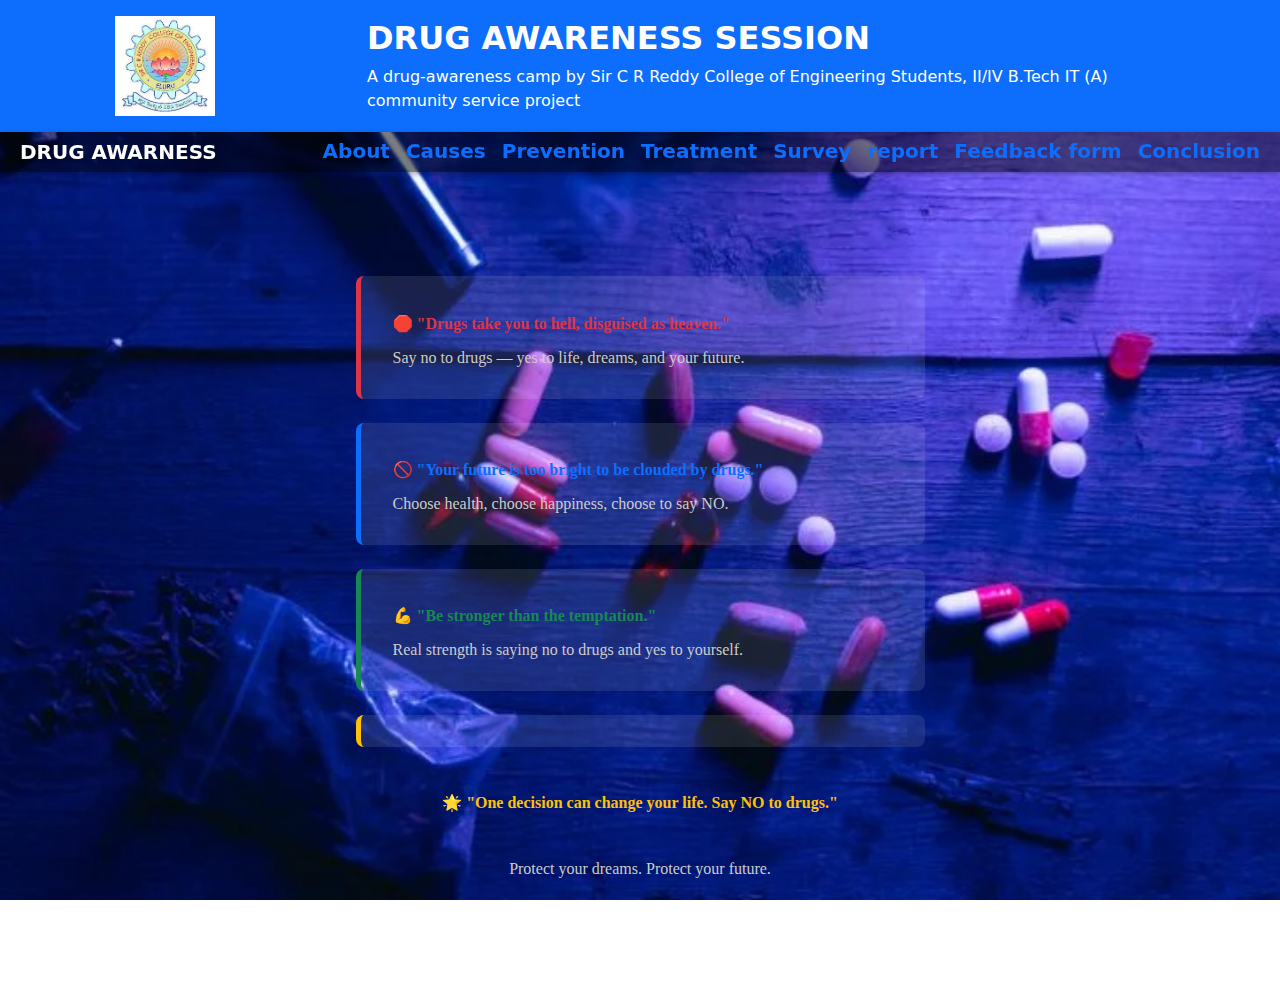
<file: pages/index.html>
<!DOCTYPE html>
<html lang="en">
<head>
    <meta charset="UTF-8">
    <meta name="viewport" content="width=device-width, initial-scale=1.0">
    <title>Document</title>
    <link rel="stylesheet" href="home/home.css">
    <link href="https://cdn.jsdelivr.net/npm/bootstrap@5.3.3/dist/css/bootstrap.min.css" rel="stylesheet">
    <script src="https://cdn.jsdelivr.net/npm/bootstrap@5.3.3/dist/js/bootstrap.bundle.min.js"></script>

</head>
<body>
    <div id="top-banner" class="container-fluid bg-primary text-white py-3">
    <div class="container">
        <div class="row align-items-center">
        <!-- Left: College Logo -->
        <div class="col-md-2 text-center">
            <img src="photos/clgIcon.jpg" alt="College Logo" class="img-fluid" style="max-height: 100px;">
        </div>

        <!-- Spacer Column to create visual gap -->
        <div class="col-md-1 d-none d-md-block"></div>

        <!-- Right: Title and Subtitle -->
        <div class="col-md-9">
            <h2 class="fw-bold">DRUG AWARENESS SESSION</h2>
            <p class="lead mb-0" style="font-size: 1rem;">
            A drug-awareness camp by Sir C R Reddy College of Engineering Students, II/IV B.Tech IT (A)
            </p>
            <p class="lead mb-0" style="font-size: 1rem;">
                <strong>community service project</strong>
            </p>
        </div>
        </div>
    </div>
    </div>



    <div id="home-nav-sec" class="mt-0 ">
    <div id="home-nav-left" onclick="loadPage('home/home-content.html')">DRUG AWARNESS</div>
        <div id="home-nav-right">
            <ul class="nav nav-underline" >
                <li class="nav-item">
                <a class="nav-link " aria-current="page" href="#" onclick="loadPage('about/about.html')">About</a>
                </li>
                <li class="nav-item">
                    <a class="nav-link" href="#" onclick="loadPage('causes/causes.html')">Causes</a>
                </li>
                <li class="nav-item">
                    <a class="nav-link" href="#"  onclick="loadPage('prevention/prevention.html')">Prevention</a>
                </li>
                <li class="nav-item">
                    <a class="nav-link " onclick="loadPage('treatment/treatment.html')">Treatment</a>
                </li>
                <li class="nav-item">
                    <a class="nav-link " onclick="loadPage('survey/survey.html')">Survey</a>
                </li>
                <li class="nav-item">
                    <a class="nav-link" onclick="loadPage('report/report.html')">report</a>
                </li>
                <li class="nav-item">
                    <a class="nav-link" onclick="loadPage('feedbackform.html')">Feedback form</a>
                </li>
                <li class="nav-item">
                    <a class="nav-link " onclick="loadPage('conclusion/conclusion.html')">Conclusion</a>
                </li>
            </ul>
        </div>
    </div>
    <iframe id="content-frame"  width="100%" height="90%"></iframe>  
   
<script>
    function loadPage(page) {
        document.getElementById('content-frame').src = page;

        const banner = document.getElementById('top-banner');

        // Hide the banner for all pages except home/home-content.html
        if (page === 'home/home-content.html' || page === '') {
            banner.style.display = 'block';
        } else {
            banner.style.display = 'none';
        }
    }

    // Default on page load
    window.onload = function () {
        loadPage('home/home-content.html');
    };
</script>

</body>
</html>
</file>
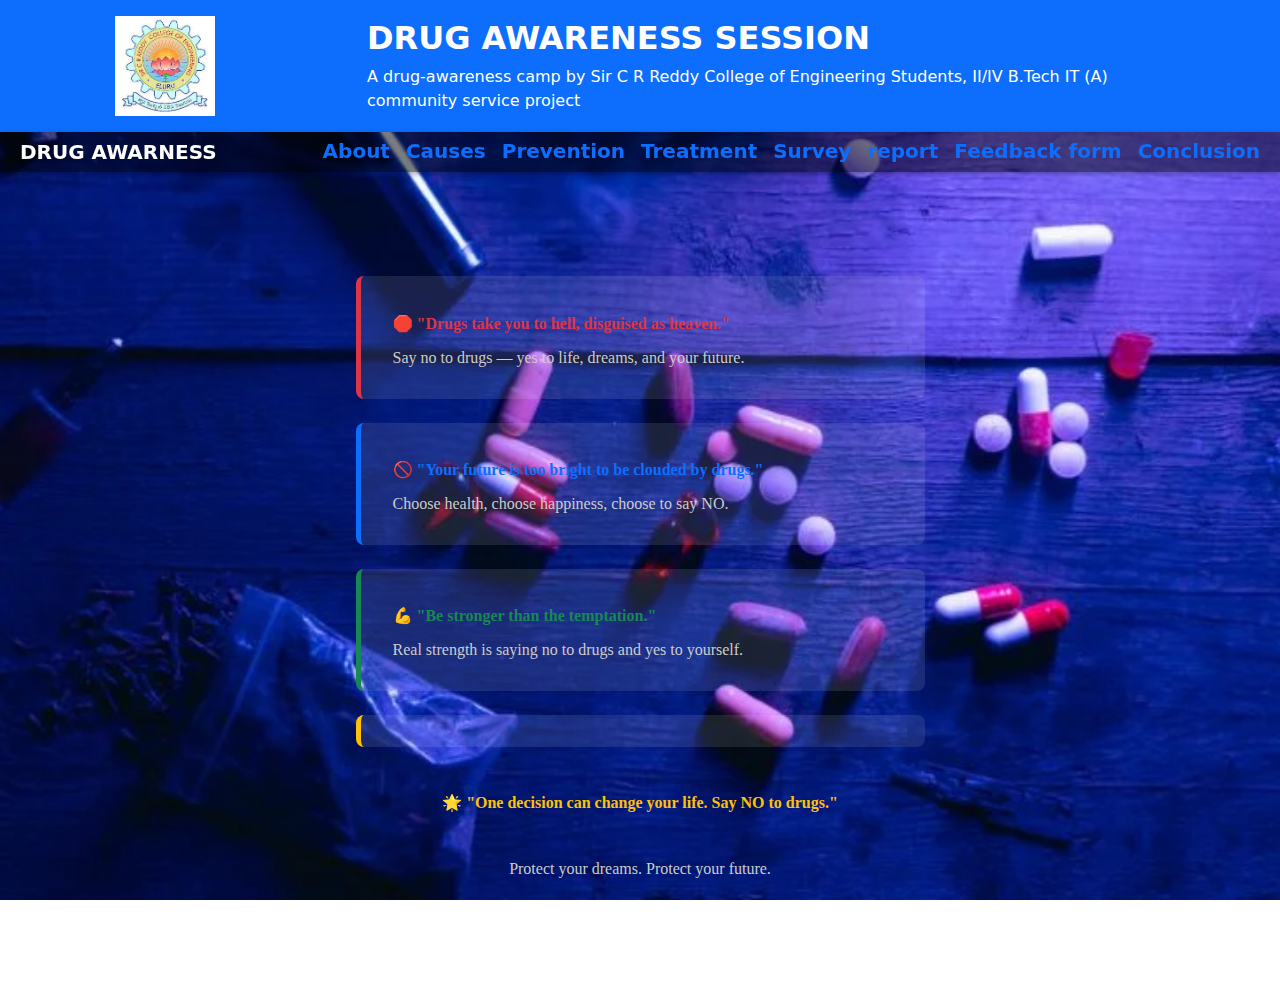
<file: pages/home/index.html>
<!DOCTYPE html>
<html lang="en">
<head>
    <meta charset="UTF-8">
    <meta name="viewport" content="width=device-width, initial-scale=1.0">
    <title>Document</title>
    <Link rel="stylesheet" href="./home.css"></Link>
    <link href="https://cdn.jsdelivr.net/npm/bootstrap@5.3.3/dist/css/bootstrap.min.css" rel="stylesheet">
    <script src="https://cdn.jsdelivr.net/npm/bootstrap@5.3.3/dist/js/bootstrap.bundle.min.js"></script>

</head>
<body>
    <div id="top-banner" class="container-fluid bg-primary text-white py-3">
    <div class="container">
        <div class="row align-items-center">
        <!-- Left: College Logo -->
        <div class="col-md-2 text-center">
            <img src="../photos/clgIcon.jpg" alt="College Logo" class="img-fluid" style="max-height: 100px;">
        </div>

        <!-- Spacer Column to create visual gap -->
        <div class="col-md-1 d-none d-md-block"></div>

        <!-- Right: Title and Subtitle -->
        <div class="col-md-9">
            <h2 class="fw-bold">DRUG AWARENESS SESSION</h2>
            <p class="lead mb-0" style="font-size: 1rem;">
            A drug-awareness camp by Sir C R Reddy College of Engineering Students, II/IV B.Tech IT (A)
            </p>
            <p class="lead mb-0" style="font-size: 1rem;">
                <strong>community service project</strong>
            </p>
        </div>
        </div>
    </div>
    </div>



    <div id="home-nav-sec" class="mt-0 ">
    <div id="home-nav-left" onclick="loadPage('home-content.html')">DRUG AWARNESS</div>
        <div id="home-nav-right">
            <ul class="nav nav-underline" >
                <li class="nav-item">
                <a class="nav-link " aria-current="page" href="#" onclick="loadPage('../about/about.html')">About</a>
                </li>
                <li class="nav-item">
                    <a class="nav-link" href="#" onclick="loadPage('../causes/causes.html')">Causes</a>
                </li>
                <li class="nav-item">
                    <a class="nav-link" href="#"  onclick="loadPage('../prevention/prevention.html')">Prevention</a>
                </li>
                <li class="nav-item">
                    <a class="nav-link " onclick="loadPage('../treatment/treatment.html')">Treatment</a>
                </li>
                <li class="nav-item">
                    <a class="nav-link " onclick="loadPage('../survey/survey.html')">Survey</a>
                </li>
                <li class="nav-item">
                    <a class="nav-link" onclick="loadPage('../report/report.html')">report</a>
                </li>
                <li class="nav-item">
                    <a class="nav-link" onclick="loadPage('../feedbackform.html')">Feedback form</a>
                </li>
                <li class="nav-item">
                    <a class="nav-link " onclick="loadPage('../conclusion/conclusion.html')">Conclusion</a>
                </li>
            </ul>
        </div>
    </div>
    <iframe id="content-frame"  width="100%" height="90%"></iframe>  
   
<script>
    function loadPage(page) {
        document.getElementById('content-frame').src = page;

        const banner = document.getElementById('top-banner');

        // Hide the banner for all pages except home-content.html
        if (page === 'home-content.html' || page === '') {
            banner.style.display = 'block';
        } else {
            banner.style.display = 'none';
        }
    }

    // Default on page load
    window.onload = function () {
        loadPage('home-content.html');
    };
</script>

</body>
</html>
</file>
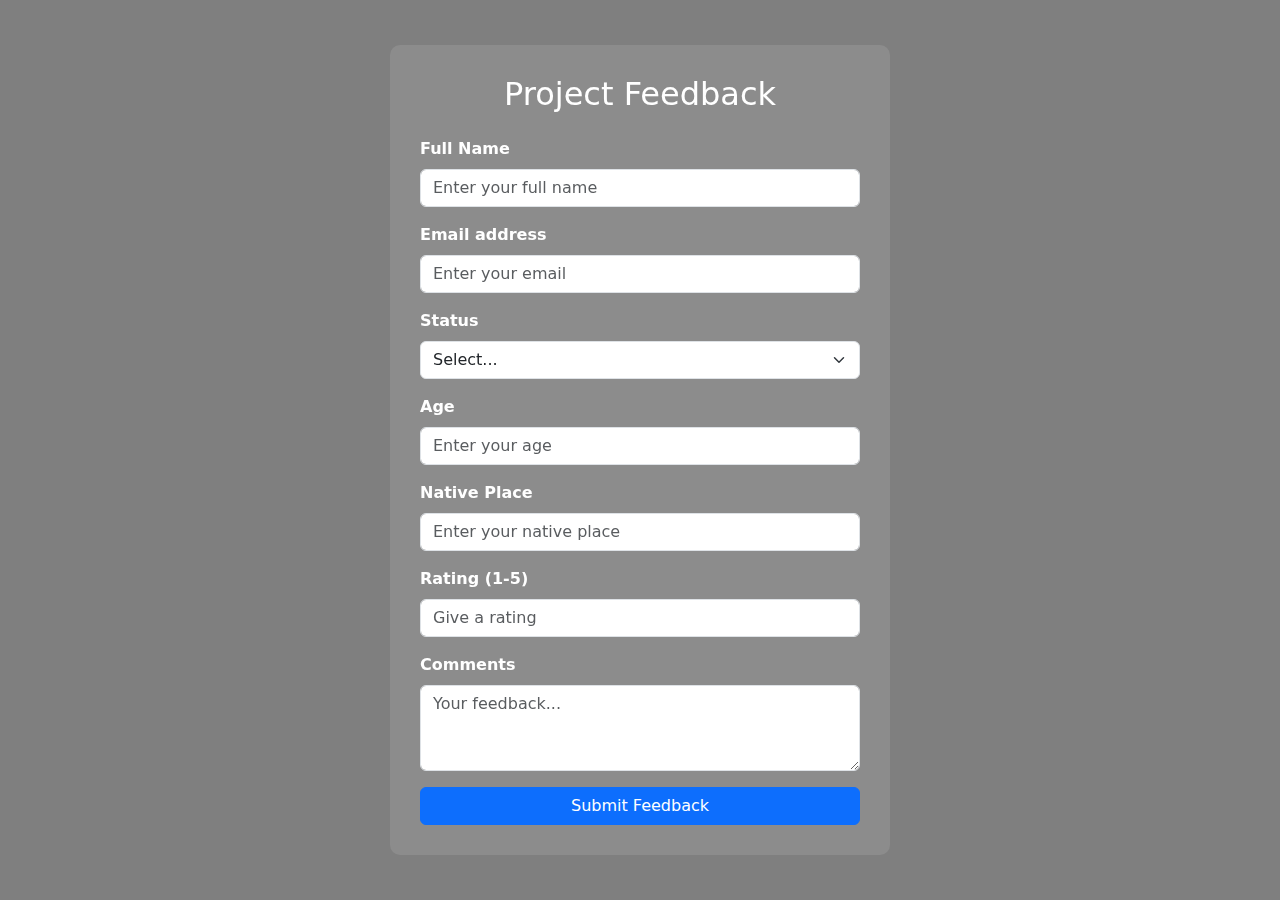
<file: pages/feedbackform.html>
<!DOCTYPE html>
<html lang="en">
<head>
    <meta charset="UTF-8">
    <meta name="viewport" content="width=device-width, initial-scale=1.0">
    <title>Feedback Form</title>
    <link href="https://cdn.jsdelivr.net/npm/bootstrap@5.3.0/dist/css/bootstrap.min.css" rel="stylesheet">
    <style>
        body {
            background: linear-gradient(rgba(0, 0, 0, 0.5), rgba(0, 0, 0, 0.5)),
                        url('https://images.unsplash.com/photo-1570295999919-56ce5ecca61') no-repeat center center/cover;
            color: white;
            min-height: 100vh;
            display: flex;
            align-items: center;
            justify-content: center;
        }
        .form-container {
            background: rgba(255, 255, 255, 0.1);
            padding: 30px;
            border-radius: 10px;
            backdrop-filter: blur(10px);
            width: 100%;
            max-width: 500px;
        }
        label {
            font-weight: bold;
        }
    </style>
</head>
<body>

<div class="form-container">
    <h2 class="text-center mb-4">Project Feedback</h2>
    <form id="feedbackForm">
        <div class="mb-3">
            <label for="name" class="form-label">Full Name</label>
            <input type="text" class="form-control" id="name" placeholder="Enter your full name">
        </div>
        
        <div class="mb-3">
            <label for="email" class="form-label">Email address</label>
            <input type="email" class="form-control" id="email" placeholder="Enter your email">
        </div>
        
        <div class="mb-3">
            <label for="status" class="form-label">Status</label>
            <select id="status" class="form-select">
                <option value="">Select...</option>
                <option>School</option>
                <option>College</option>
                <option>Graduate</option>
                <option>Job</option>
            </select>
        </div>
        
        <div class="mb-3">
            <label for="age" class="form-label">Age</label>
            <input type="number" class="form-control" id="age" placeholder="Enter your age">
        </div>
        
        <div class="mb-3">
            <label for="native" class="form-label">Native Place</label>
            <input type="text" class="form-control" id="native" placeholder="Enter your native place">
        </div>
        
        <div class="mb-3">
            <label for="rating" class="form-label">Rating (1-5)</label>
            <input type="number" min="1" max="5" class="form-control" id="rating" placeholder="Give a rating">
        </div>
        
        <div class="mb-3">
            <label for="comment" class="form-label">Comments</label>
            <textarea class="form-control" id="comment" rows="3" placeholder="Your feedback..."></textarea>
        </div>
        
        <button type="submit" class="btn btn-primary w-100">Submit Feedback</button>
    </form>
</div>

<script>
    document.getElementById('feedbackForm').addEventListener('submit', function(event) {
        event.preventDefault();
        
        const name = document.getElementById('name').value.trim();
        const email = document.getElementById('email').value.trim();
        const status = document.getElementById('status').value.trim();
        const age = document.getElementById('age').value.trim();
        const native = document.getElementById('native').value.trim();
        const rating = document.getElementById('rating').value.trim();
        const comment = document.getElementById('comment').value.trim();

        if (!name || !email || !status || !age || !native || !rating || !comment) {
            alert("Please fill in all fields before submitting.");
            return;
        }

        alert(`Thank you, ${name}, for your feedback!`);
        document.getElementById('feedbackForm').reset();
    });
</script>

</body>
</html>
</file>
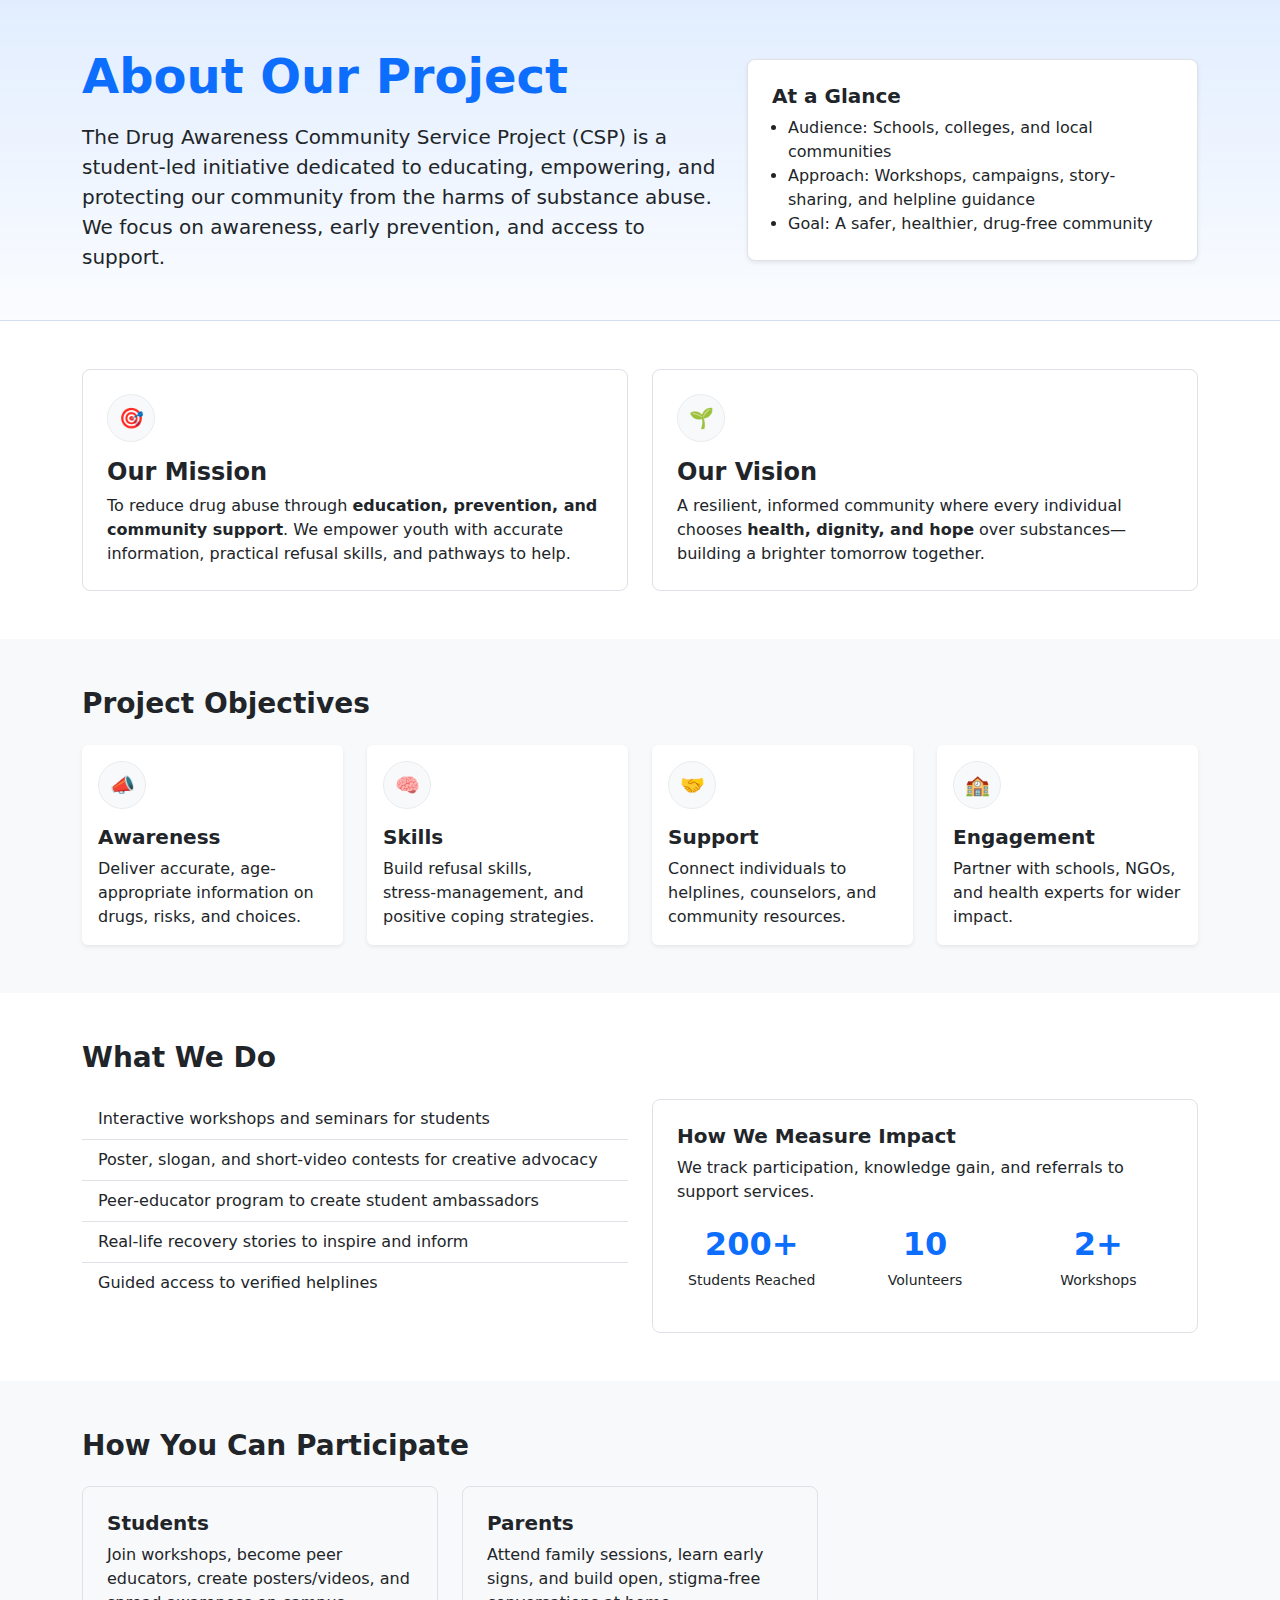
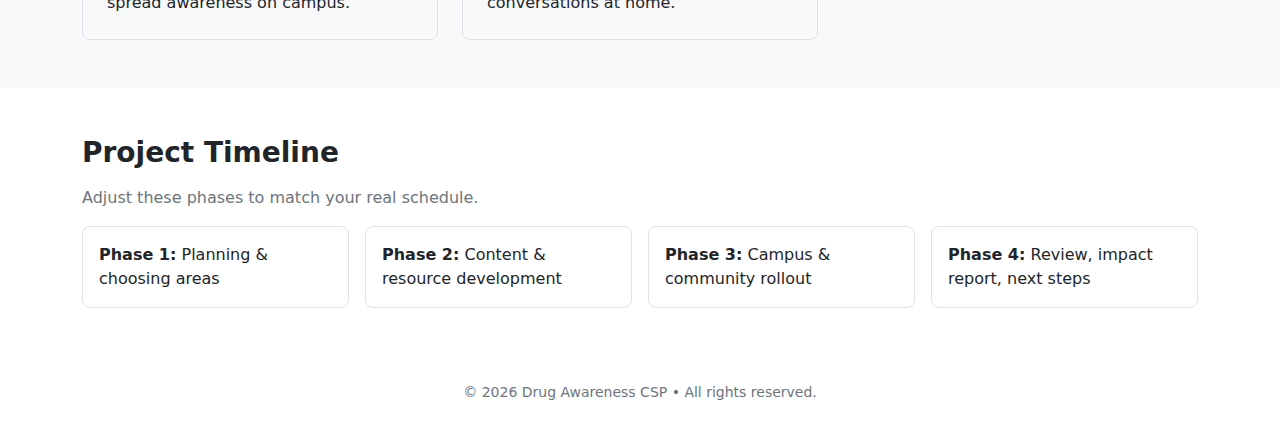
<file: pages/about/about.html>
<!DOCTYPE html>
<html lang="en">
<head>
    <meta charset="UTF-8">
    <meta name="viewport" content="width=device-width, initial-scale=1.0">
    <title>Document</title>
    <link href="https://cdn.jsdelivr.net/npm/bootstrap@5.3.3/dist/css/bootstrap.min.css" rel="stylesheet">
    <script src="https://cdn.jsdelivr.net/npm/bootstrap@5.3.3/dist/js/bootstrap.bundle.min.js"></script>
</head>
<body>
  <style>
    /* Optional light theming for this page only */
    .hero {
      background: linear-gradient(180deg, rgba(13,110,253,.12), rgba(13,110,253,.02));
      border-bottom: 1px solid rgba(0,0,0,.06);
    }
    .icon-badge {
      display:inline-flex; align-items:center; justify-content:center;
      width:48px; height:48px; border-radius:50%; background:#f8f9fa; border:1px solid #e9ecef;
      font-size:1.25rem;
    }
    .stat {
      font-size:2rem; font-weight:700;
    }
  </style>
</head>

<body>
  <!-- Hero / Header -->
  <section class="hero py-5">
    <div class="container">
      <div class="row align-items-center g-4">
        <div class="col-lg-7">
          <h1 class="display-5 fw-bold text-primary mb-3">About Our Project</h1>
          <p class="lead mb-0">
            The <strong>Drug Awareness Community Service Project (CSP)</strong> is a student-led initiative
            dedicated to educating, empowering, and protecting our community from the harms of substance abuse.
            We focus on awareness, early prevention, and access to support.
          </p>
        </div>
        <div class="col-lg-5">
          <div class="p-4 bg-white border rounded-3 shadow-sm">
            <h5 class="fw-semibold mb-2">At a Glance</h5>
            <ul class="mb-0 ps-3">
              <li>Audience: Schools, colleges, and local communities</li>
              <li>Approach: Workshops, campaigns, story-sharing, and helpline guidance</li>
              <li>Goal: A safer, healthier, drug‑free community</li>
            </ul>
          </div>
        </div>
      </div>
    </div>
  </section>

  <!-- Mission & Vision -->
  <section class="py-5">
    <div class="container">
      <div class="row g-4">
        <div class="col-lg-6">
          <div class="border rounded-3 p-4 h-100">
            <div class="icon-badge mb-3">🎯</div>
            <h3 class="h4 fw-bold">Our Mission</h3>
            <p class="mb-0">
              To reduce drug abuse through <strong>education, prevention, and community support</strong>.
              We empower youth with accurate information, practical refusal skills, and pathways to help.
            </p>
          </div>
        </div>
        <div class="col-lg-6">
          <div class="border rounded-3 p-4 h-100">
            <div class="icon-badge mb-3">🌱</div>
            <h3 class="h4 fw-bold">Our Vision</h3>
            <p class="mb-0">
              A resilient, informed community where every individual chooses
              <strong>health, dignity, and hope</strong> over substances—building a brighter tomorrow together.
            </p>
          </div>
        </div>
      </div>
    </div>
  </section>

  <!-- Objectives -->
  <section class="py-5 bg-light">
    <div class="container">
      <h2 class="h3 fw-bold mb-4">Project Objectives</h2>
      <div class="row g-4">
        <div class="col-md-6 col-lg-3">
          <div class="card h-100 shadow-sm border-0">
            <div class="card-body">
              <div class="icon-badge mb-3">📣</div>
              <h5 class="card-title fw-semibold">Awareness</h5>
              <p class="card-text">Deliver accurate, age-appropriate information on drugs, risks, and choices.</p>
            </div>
          </div>
        </div>
        <div class="col-md-6 col-lg-3">
          <div class="card h-100 shadow-sm border-0">
            <div class="card-body">
              <div class="icon-badge mb-3">🧠</div>
              <h5 class="card-title fw-semibold">Skills</h5>
              <p class="card-text">Build refusal skills, stress‑management, and positive coping strategies.</p>
            </div>
          </div>
        </div>
        <div class="col-md-6 col-lg-3">
          <div class="card h-100 shadow-sm border-0">
            <div class="card-body">
              <div class="icon-badge mb-3">🤝</div>
              <h5 class="card-title fw-semibold">Support</h5>
              <p class="card-text">Connect individuals to helplines, counselors, and community resources.</p>
            </div>
          </div>
        </div>
        <div class="col-md-6 col-lg-3">
          <div class="card h-100 shadow-sm border-0">
            <div class="card-body">
              <div class="icon-badge mb-3">🏫</div>
              <h5 class="card-title fw-semibold">Engagement</h5>
              <p class="card-text">Partner with schools, NGOs, and health experts for wider impact.</p>
            </div>
          </div>
        </div>
      </div>
    </div>
  </section>

  <!-- What We Do -->
  <section class="py-5">
    <div class="container">
      <h2 class="h3 fw-bold mb-4">What We Do</h2>
      <div class="row g-4">
        <div class="col-lg-6">
          <ul class="list-group list-group-flush">
            <li class="list-group-item">Interactive workshops and seminars for students</li>
            <li class="list-group-item">Poster, slogan, and short‑video contests for creative advocacy</li>
            <li class="list-group-item">Peer‑educator program to create student ambassadors</li>
            <li class="list-group-item">Real‑life recovery stories to inspire and inform</li>
            <li class="list-group-item">Guided access to verified helplines</li>
          </ul>
        </div>
        <div class="col-lg-6">
          <div class="p-4 border rounded-3 h-100">
            <h5 class="fw-semibold mb-2">How We Measure Impact</h5>
            <p class="mb-1">We track participation, knowledge gain, and referrals to support services.</p>
            <div class="row text-center mt-3">
              <div class="col-4">
                <div class="stat text-primary">200+</div>
                <small>Students Reached</small>
              </div>
              <div class="col-4">
                <div class="stat text-primary">10</div>
                <small>Volunteers</small>
              </div>
              <div class="col-4">
                <div class="stat text-primary">2+</div>
                <small>Workshops</small>
              </div>
            </div>
            <small class="d-block mt-3 text-secondary"></small>
          </div>
        </div>
      </div>
    </div>
  </section>

  <!-- Roles & Participation -->
  <section class="py-5 bg-light">
    <div class="container">
      <h2 class="h3 fw-bold mb-4">How You Can Participate</h2>
      <div class="row g-4">
        <div class="col-md-4">
          <div class="border rounded-3 p-4 h-100">
            <h5 class="fw-semibold">Students</h5>
            <p class="mb-0">Join workshops, become peer educators, create posters/videos, and spread awareness on campus.</p>
          </div>
        </div>
        <div class="col-md-4">
          <div class="border rounded-3 p-4 h-100">
            <h5 class="fw-semibold">Parents</h5>
            <p class="mb-0">Attend family sessions, learn early signs, and build open, stigma‑free conversations at home.</p>
          </div>
        </div>
        
      </div>
    </div>
  </section>

  <!-- Timeline (optional) -->
  <section class="py-5">
    <div class="container">
      <h2 class="h3 fw-bold mb-3">Project Timeline</h2>
      <p class="text-secondary">Adjust these phases to match your real schedule.</p>
      <div class="row g-3">
        <div class="col-md-3"><div class="p-3 border rounded-3 h-100"><strong>Phase 1:</strong> Planning & choosing areas</div></div>
        <div class="col-md-3"><div class="p-3 border rounded-3 h-100"><strong>Phase 2:</strong> Content & resource development</div></div>
        <div class="col-md-3"><div class="p-3 border rounded-3 h-100"><strong>Phase 3:</strong> Campus & community rollout</div></div>
        <div class="col-md-3"><div class="p-3 border rounded-3 h-100"><strong>Phase 4:</strong> Review, impact report, next steps</div></div>
      </div>
    </div>
  </section>

  

  <footer class="py-4">
    <div class="container text-center text-secondary">
      <small>© <span id="year"></span> Drug Awareness CSP • All rights reserved.</small>
    </div>
  </footer>

  <!-- Bootstrap JS (optional for components) -->
  <script src="https://cdn.jsdelivr.net/npm/bootstrap@5.3.3/dist/js/bootstrap.bundle.min.js"></script>

  <script>
    // Set current year in footer
    document.getElementById('year').textContent = new Date().getFullYear();
  </script>

</body>
</html>
</file>
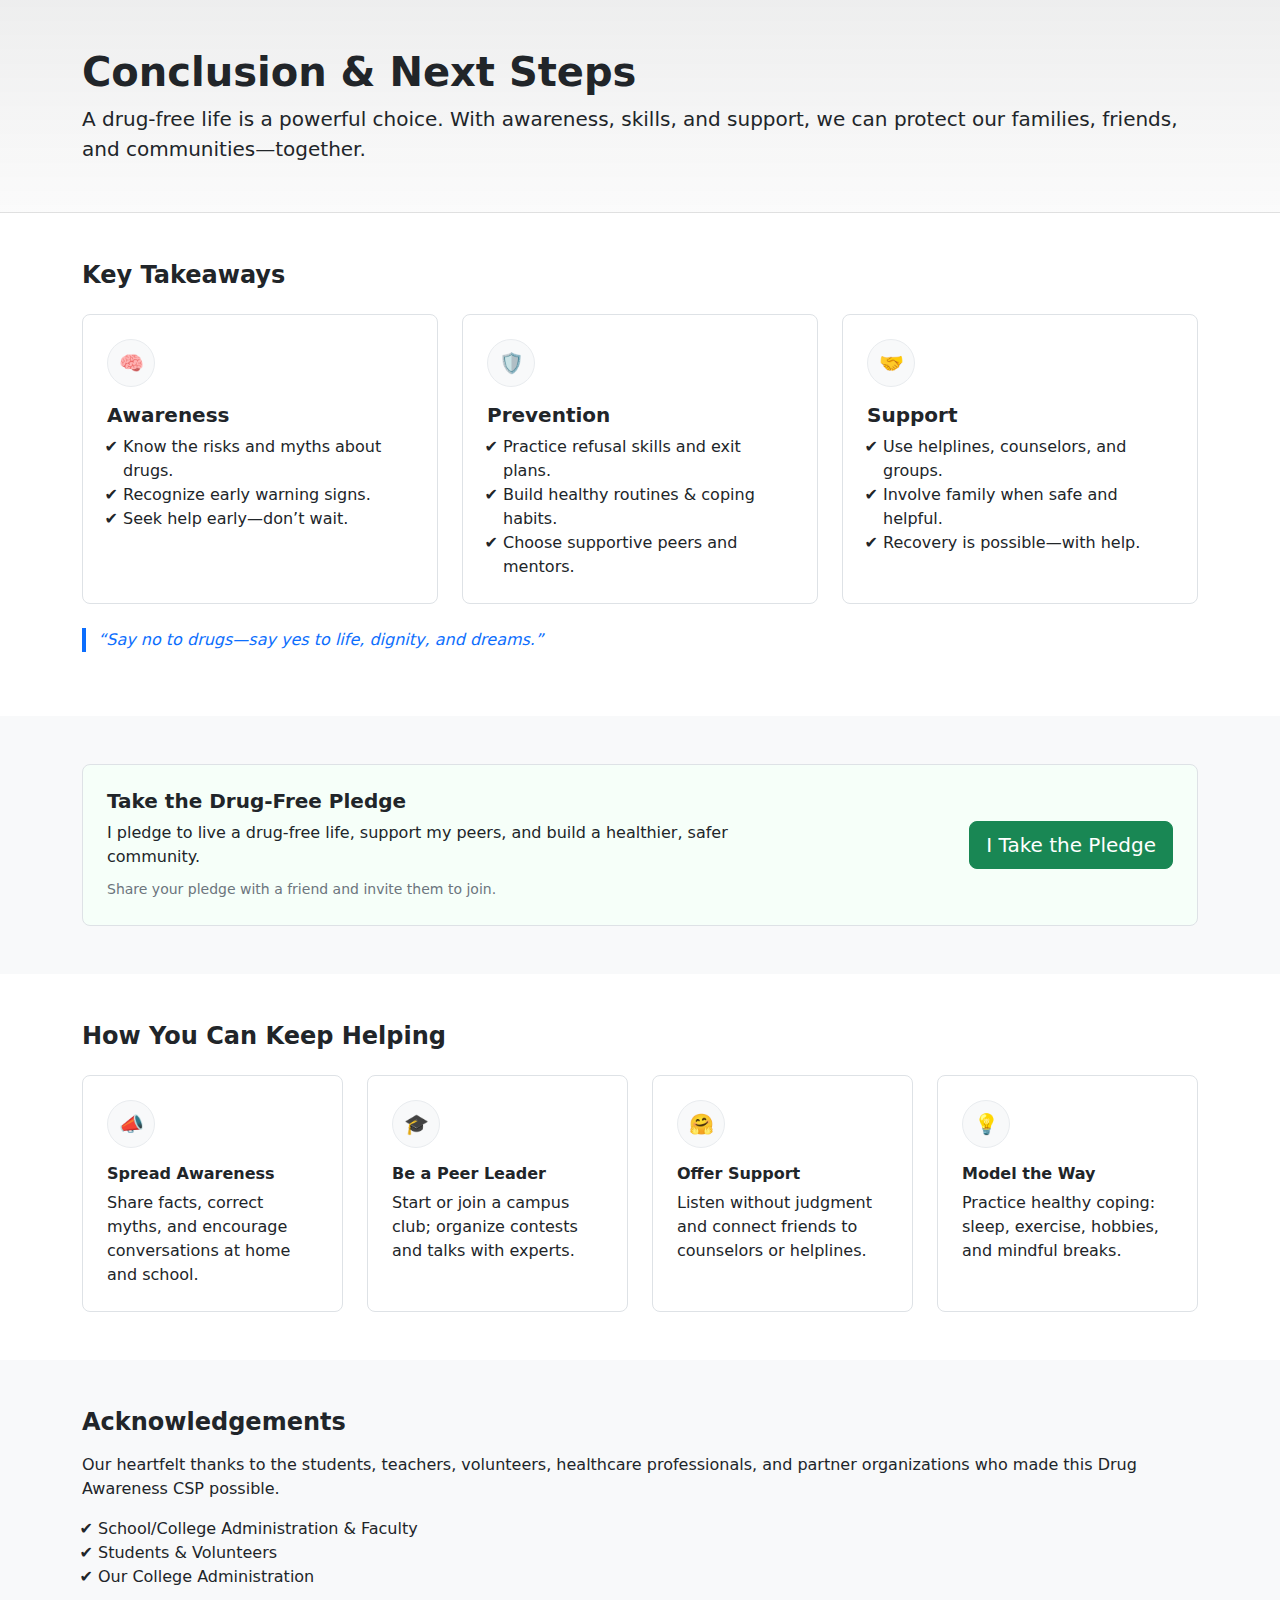
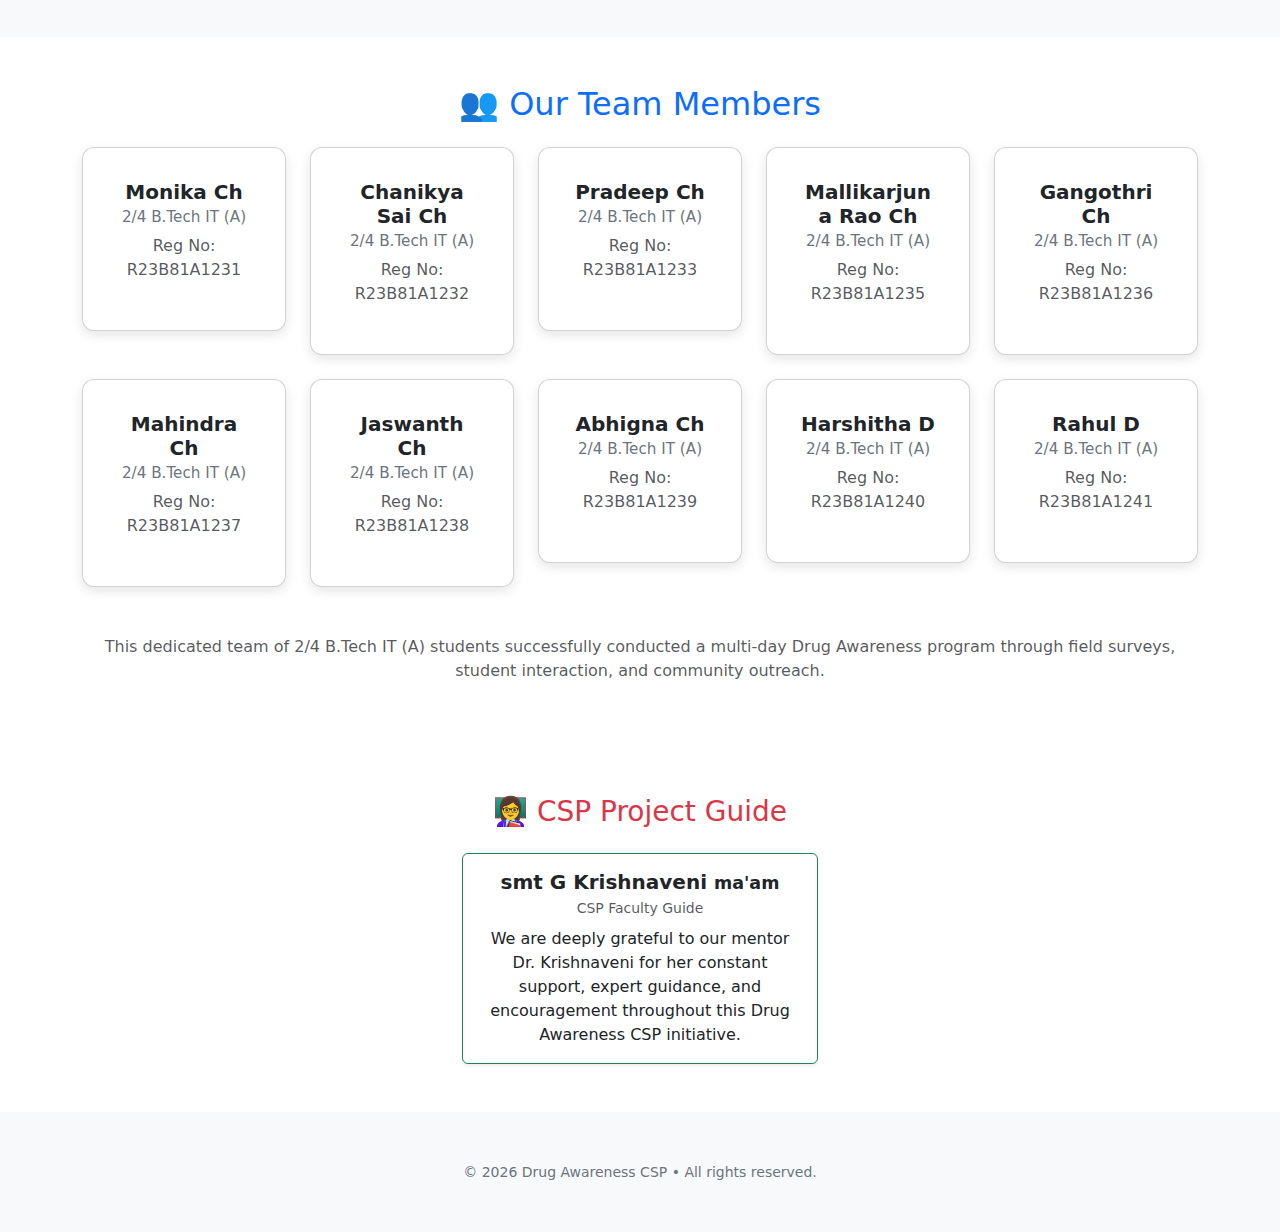
<file: pages/conclusion/conclusion.html>
<!DOCTYPE html>
<html lang="en">
<head>
  <meta charset="UTF-8"/>
  <meta name="viewport" content="width=device-width, initial-scale=1.0"/>
  <title>Conclusion • Drug Awareness CSP</title>

  <link href="https://cdn.jsdelivr.net/npm/bootstrap@5.3.3/dist/css/bootstrap.min.css" rel="stylesheet"/>

  <style>
    .hero {
      background: linear-gradient(180deg, rgba(33,37,41,.08), rgba(33,37,41,.02));
      border-bottom: 1px solid rgba(0,0,0,.06);
    }
    .icon-badge {
      display:inline-flex; align-items:center; justify-content:center;
      width:48px; height:48px; border-radius:50%; background:#f8f9fa; border:1px solid #e9ecef;
      font-size:1.25rem;
    }
    .list-check li::marker { content: "✔ "; }
    .pledge-card {
      background: #f6fff9; border-left: 4px solid #198754;
    }
    .quote {
      font-style: italic; border-left: 4px solid #0d6efd; padding-left: .75rem;
      color: #0d6efd;
    }
      .team-card {
      border-radius: 12px;
      box-shadow: 0 4px 12px rgba(0,0,0,0.1);
      transition: transform 0.3s;
    }
    .team-card:hover {
      transform: translateY(-5px);
    }
    .card-title {
      font-weight: 600;
    }
    .card-subtitle {
      font-size: 0.95rem;
      color: #6c757d;
    }
  </style>
</head>

<body>
  <!-- Hero -->
  <section class="hero py-5">
    <div class="container">
      <h1 class="display-6 fw-bold mb-2">Conclusion & Next Steps</h1>
      <p class="lead mb-0">
        A drug‑free life is a powerful choice. With awareness, skills, and support, we can protect our
        families, friends, and communities—together.
      </p>
    </div>
  </section>

  <!-- Key Takeaways -->
  <section class="py-5">
    <div class="container">
      <h2 class="h4 fw-bold mb-4">Key Takeaways</h2>
      <div class="row g-4">
        <div class="col-md-4">
          <div class="border rounded-3 p-4 h-100">
            <div class="icon-badge mb-3">🧠</div>
            <h5 class="fw-semibold">Awareness</h5>
            <ul class="ps-3 list-check mb-0">
              <li>Know the risks and myths about drugs.</li>
              <li>Recognize early warning signs.</li>
              <li>Seek help early—don’t wait.</li>
            </ul>
          </div>
        </div>
        <div class="col-md-4">
          <div class="border rounded-3 p-4 h-100">
            <div class="icon-badge mb-3">🛡️</div>
            <h5 class="fw-semibold">Prevention</h5>
            <ul class="ps-3 list-check mb-0">
              <li>Practice refusal skills and exit plans.</li>
              <li>Build healthy routines & coping habits.</li>
              <li>Choose supportive peers and mentors.</li>
            </ul>
          </div>
        </div>
        <div class="col-md-4">
          <div class="border rounded-3 p-4 h-100">
            <div class="icon-badge mb-3">🤝</div>
            <h5 class="fw-semibold">Support</h5>
            <ul class="ps-3 list-check mb-0">
              <li>Use helplines, counselors, and groups.</li>
              <li>Involve family when safe and helpful.</li>
              <li>Recovery is possible—with help.</li>
            </ul>
          </div>
        </div>
      </div>

      <p class="quote mt-4">
        “Say no to drugs—say yes to life, dignity, and dreams.”
      </p>
    </div>
  </section>

  <!-- Pledge -->
  <section class="py-5 bg-light">
    <div class="container">
      <div class="p-4 border rounded-3 pledge-card">
        <div class="row align-items-center g-3">
          <div class="col-lg-8">
            <h2 class="h5 fw-bold mb-2">Take the Drug‑Free Pledge</h2>
            <p class="mb-2">
              I pledge to live a drug‑free life, support my peers, and build a healthier, safer community.
            </p>
            <small class="text-secondary">Share your pledge with a friend and invite them to join.</small>
          </div>
          <div class="col-lg-4 text-lg-end">
            <a href="#" class="btn btn-success btn-lg">I Take the Pledge</a>
          </div>
        </div>
      </div>
    </div>
  </section>

  <!-- How You Can Keep Helping -->
  <section class="py-5">
    <div class="container">
      <h2 class="h4 fw-bold mb-4">How You Can Keep Helping</h2>
      <div class="row g-4">
        <div class="col-md-6 col-lg-3">
          <div class="border rounded-3 p-4 h-100">
            <div class="icon-badge mb-3">📣</div>
            <h6 class="fw-semibold">Spread Awareness</h6>
            <p class="mb-0">Share facts, correct myths, and encourage conversations at home and school.</p>
          </div>
        </div>
        <div class="col-md-6 col-lg-3">
          <div class="border rounded-3 p-4 h-100">
            <div class="icon-badge mb-3">🎓</div>
            <h6 class="fw-semibold">Be a Peer Leader</h6>
            <p class="mb-0">Start or join a campus club; organize contests and talks with experts.</p>
          </div>
        </div>
        <div class="col-md-6 col-lg-3">
          <div class="border rounded-3 p-4 h-100">
            <div class="icon-badge mb-3">🤗</div>
            <h6 class="fw-semibold">Offer Support</h6>
            <p class="mb-0">Listen without judgment and connect friends to counselors or helplines.</p>
          </div>
        </div>
        <div class="col-md-6 col-lg-3">
          <div class="border rounded-3 p-4 h-100">
            <div class="icon-badge mb-3">💡</div>
            <h6 class="fw-semibold">Model the Way</h6>
            <p class="mb-0">Practice healthy coping: sleep, exercise, hobbies, and mindful breaks.</p>
          </div>
        </div>
      </div>
    </div>
  </section>

  <!-- Acknowledgements -->
  <section class="py-5 bg-light">
    <div class="container">
      <h2 class="h4 fw-bold mb-3">Acknowledgements</h2>
      <p class="mb-3">
        Our heartfelt thanks to the students, teachers, volunteers, healthcare professionals, and partner
        organizations who made this Drug Awareness CSP possible.
      </p>
      <ul class="ps-3 list-check mb-0">
        <li>School/College Administration & Faculty</li>
        <li>Students & Volunteers</li>
        <li>Our College Administration</li>
      </ul>
    </div>
  </section>
    <div class="container py-5">
    <h2 class="text-center text-primary mb-4">👥 Our Team Members</h2>

    <div class="row row-cols-1 row-cols-md-5 g-4">
      <!-- Team Member 1 -->
      <div class="col">
        <div class="card team-card text-center p-3">
          <div class="card-body">
            <h5 class="card-title">Monika Ch</h5>
            <h6 class="card-subtitle mb-2">2/4 B.Tech IT (A)</h6>
            <p class="text-muted">Reg No: R23B81A1231</p>
          </div>
        </div>
      </div>

      <!-- Team Member 2 -->
      <div class="col">
        <div class="card team-card text-center p-3">
          <div class="card-body">
            <h5 class="card-title">Chanikya Sai Ch</h5>
            <h6 class="card-subtitle mb-2">2/4 B.Tech IT (A)</h6>
            <p class="text-muted">Reg No: R23B81A1232</p>
          </div>
        </div>
      </div>

      <!-- Team Member 3 -->
      <div class="col">
        <div class="card team-card text-center p-3">
          <div class="card-body">
            <h5 class="card-title">Pradeep Ch</h5>
            <h6 class="card-subtitle mb-2">2/4 B.Tech IT (A)</h6>
            <p class="text-muted">Reg No: R23B81A1233</p>
          </div>
        </div>
      </div>

      <!-- Team Member 4 -->
      <div class="col">
        <div class="card team-card text-center p-3">
          <div class="card-body">
            <h5 class="card-title">Mallikarjuna Rao Ch</h5>
            <h6 class="card-subtitle mb-2">2/4 B.Tech IT (A)</h6>
            <p class="text-muted">Reg No: R23B81A1235</p>
          </div>
        </div>
      </div>

      <!-- Team Member 5 -->
      <div class="col">
        <div class="card team-card text-center p-3">
          <div class="card-body">
            <h5 class="card-title">Gangothri Ch</h5>
            <h6 class="card-subtitle mb-2">2/4 B.Tech IT (A)</h6>
            <p class="text-muted">Reg No: R23B81A1236</p>
          </div>
        </div>
      </div>

      <!-- Team Member 6 -->
      <div class="col">
        <div class="card team-card text-center p-3">
          <div class="card-body">
            <h5 class="card-title">Mahindra Ch</h5>
            <h6 class="card-subtitle mb-2">2/4 B.Tech IT (A)</h6>
            <p class="text-muted">Reg No: R23B81A1237</p>
          </div>
        </div>
      </div>

      <!-- Team Member 7 -->
      <div class="col">
        <div class="card team-card text-center p-3">
          <div class="card-body">
            <h5 class="card-title">Jaswanth Ch</h5>
            <h6 class="card-subtitle mb-2">2/4 B.Tech IT (A)</h6>
            <p class="text-muted">Reg No: R23B81A1238</p>
          </div>
        </div>
      </div>

      <!-- Team Member 8 -->
      <div class="col">
        <div class="card team-card text-center p-3">
          <div class="card-body">
            <h5 class="card-title">Abhigna Ch</h5>
            <h6 class="card-subtitle mb-2">2/4 B.Tech IT (A)</h6>
            <p class="text-muted">Reg No: R23B81A1239</p>
          </div>
        </div>
      </div>

      <!-- Team Member 9 -->
      <div class="col">
        <div class="card team-card text-center p-3">
          <div class="card-body">
            <h5 class="card-title">Harshitha D</h5>
            <h6 class="card-subtitle mb-2">2/4 B.Tech IT (A)</h6>
            <p class="text-muted">Reg No: R23B81A1240</p>
          </div>
        </div>
      </div>

      <!-- Team Member 10 -->
      <div class="col">
        <div class="card team-card text-center p-3">
          <div class="card-body">
            <h5 class="card-title">Rahul D</h5>
            <h6 class="card-subtitle mb-2">2/4 B.Tech IT (A)</h6>
            <p class="text-muted">Reg No: R23B81A1241</p>
          </div>
        </div>
      </div>
    </div>

    <p class="text-center mt-5 text-muted">
      This dedicated team of 2/4 B.Tech IT (A) students successfully conducted a multi-day Drug Awareness program through field surveys, student interaction, and community outreach.
    </p>
  </div>
  <div class="container my-5">
    <h3 class="text-center text-danger mb-4">👩‍🏫 CSP Project Guide</h3>
    <div class="row justify-content-center">
      <div class="col-md-4">
        <div class="card shadow-sm border border-success">
          <!-- <img src="images/madam.jpg" class="card-img-top" alt="Madam Krishnaveni" style="height: 220px; object-fit: cover;"> -->
          <div class="card-body text-center">
            <h5 class="card-title mb-1">smt G Krishnaveni <small>ma'am</small></h5>
            <p class="text-muted small mb-2">CSP Faculty Guide</p>
            <p class="card-text">We are deeply grateful to our mentor Dr. Krishnaveni for her constant support, expert guidance, and encouragement throughout this Drug Awareness CSP initiative.</p>
          </div>
        </div>
      </div>
    </div>
  </div>


  <!-- Footer -->
   
  <footer class="py-5 bg-light">
    <div class="container text-center">
      <small class="text-secondary">© <span id="year"></span> Drug Awareness CSP • All rights reserved.</small>
    </div>
  </footer>

  <!-- Bootstrap JS -->
  <script src="https://cdn.jsdelivr.net/npm/bootstrap@5.3.3/dist/js/bootstrap.bundle.min.js"></script>

  <script>
    // Set current year in footer
    document.getElementById('year').textContent = new Date().getFullYear();
  </script>
</body>
</html>
</file>
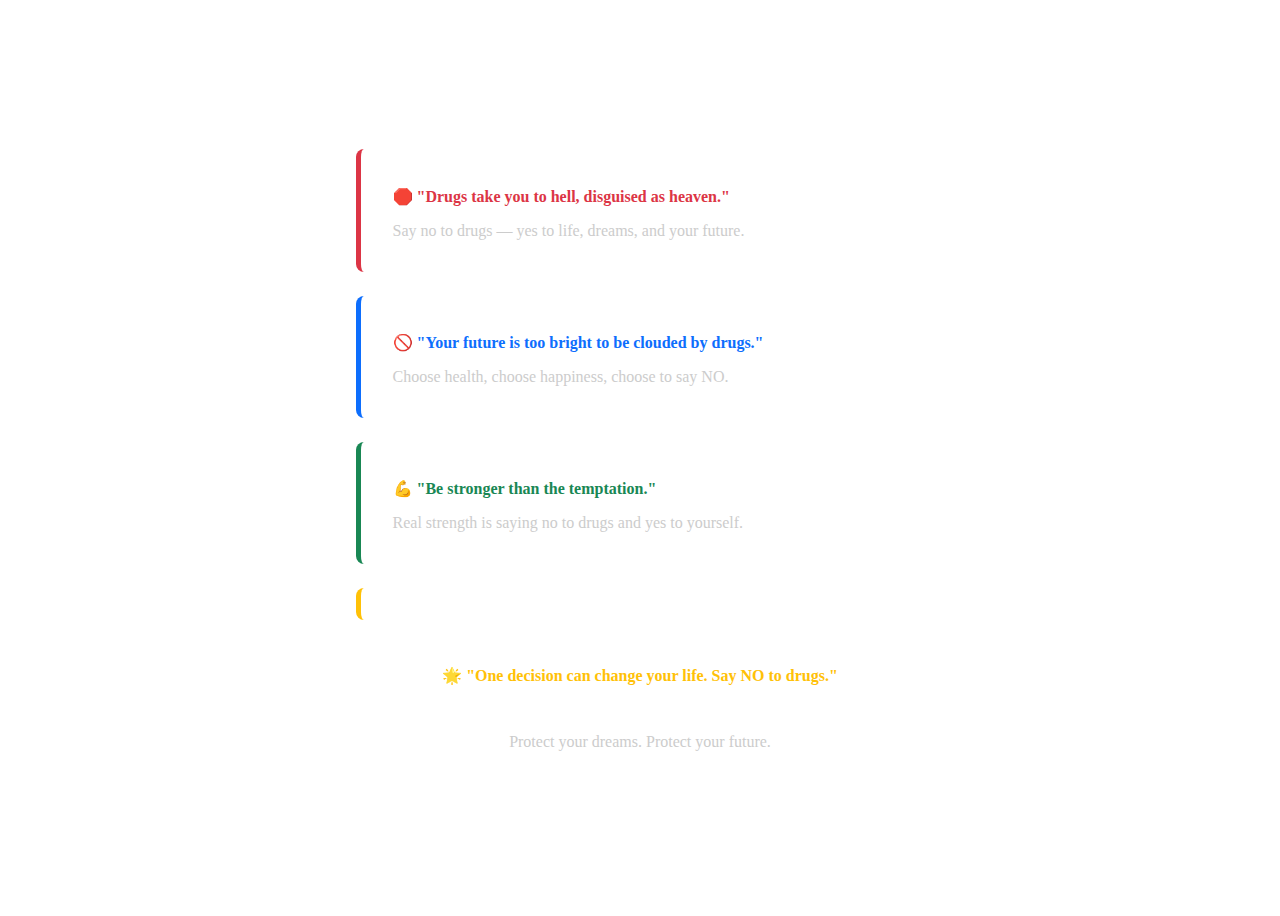
<file: pages/home/home-content.html>
<!DOCTYPE html>
<html lang="en">
<head>
    <meta charset="UTF-8">
    <meta name="viewport" content="width=device-width, initial-scale=1.0">
    <title>Document</title>
</head>
<body>
    <div>
        <div style="min-height: 100vh; display: flex; flex-direction: column; justify-content: center; align-items: center; gap: 1.5rem;">
            <div style="background: rgba(255,255,255,0.1); border-left: 5px solid #dc3545; padding: 1rem 2rem; border-radius: 8px; max-width: 500px; width: 100%;">
                <h4 style="color: #dc3545; margin-bottom: 0.5rem;">🛑 "Drugs take you to hell, disguised as heaven."</h4>
                <p style="color: #ccc;">Say no to drugs — yes to life, dreams, and your future.</p>
            </div>
            <div style="background: rgba(255,255,255,0.1); border-left: 5px solid #0d6efd; padding: 1rem 2rem; border-radius: 8px; max-width: 500px; width: 100%;">
                <h4 style="color: #0d6efd; margin-bottom: 0.5rem;">🚫 "Your future is too bright to be clouded by drugs."</h4>
                <p style="color: #ccc;">Choose health, choose happiness, choose to say NO.</p>
            </div>
            <div style="background: rgba(255,255,255,0.1); border-left: 5px solid #198754; padding: 1rem 2rem; border-radius: 8px; max-width: 500px; width: 100%;">
                <h4 style="color: #198754; margin-bottom: 0.5rem;">💪 "Be stronger than the temptation."</h4>
                <p style="color: #ccc;">Real strength is saying no to drugs and yes to yourself.</p>
            </div>
            <div style="background: rgba(255,255,255,0.1); border-left: 5px solid #ffc107; padding: 1rem 2rem; border-radius: 8px; max-width: 500px; width: 100%;"></div>
                <h4 style="color: #ffc107; margin-bottom: 0.5rem;">🌟 "One decision can change your life. Say NO to drugs."</h4>
                <p style="color: #ccc;">Protect your dreams. Protect your future.</p>
            </div>
        </div>
    </div>
</body>
</html>
</file>
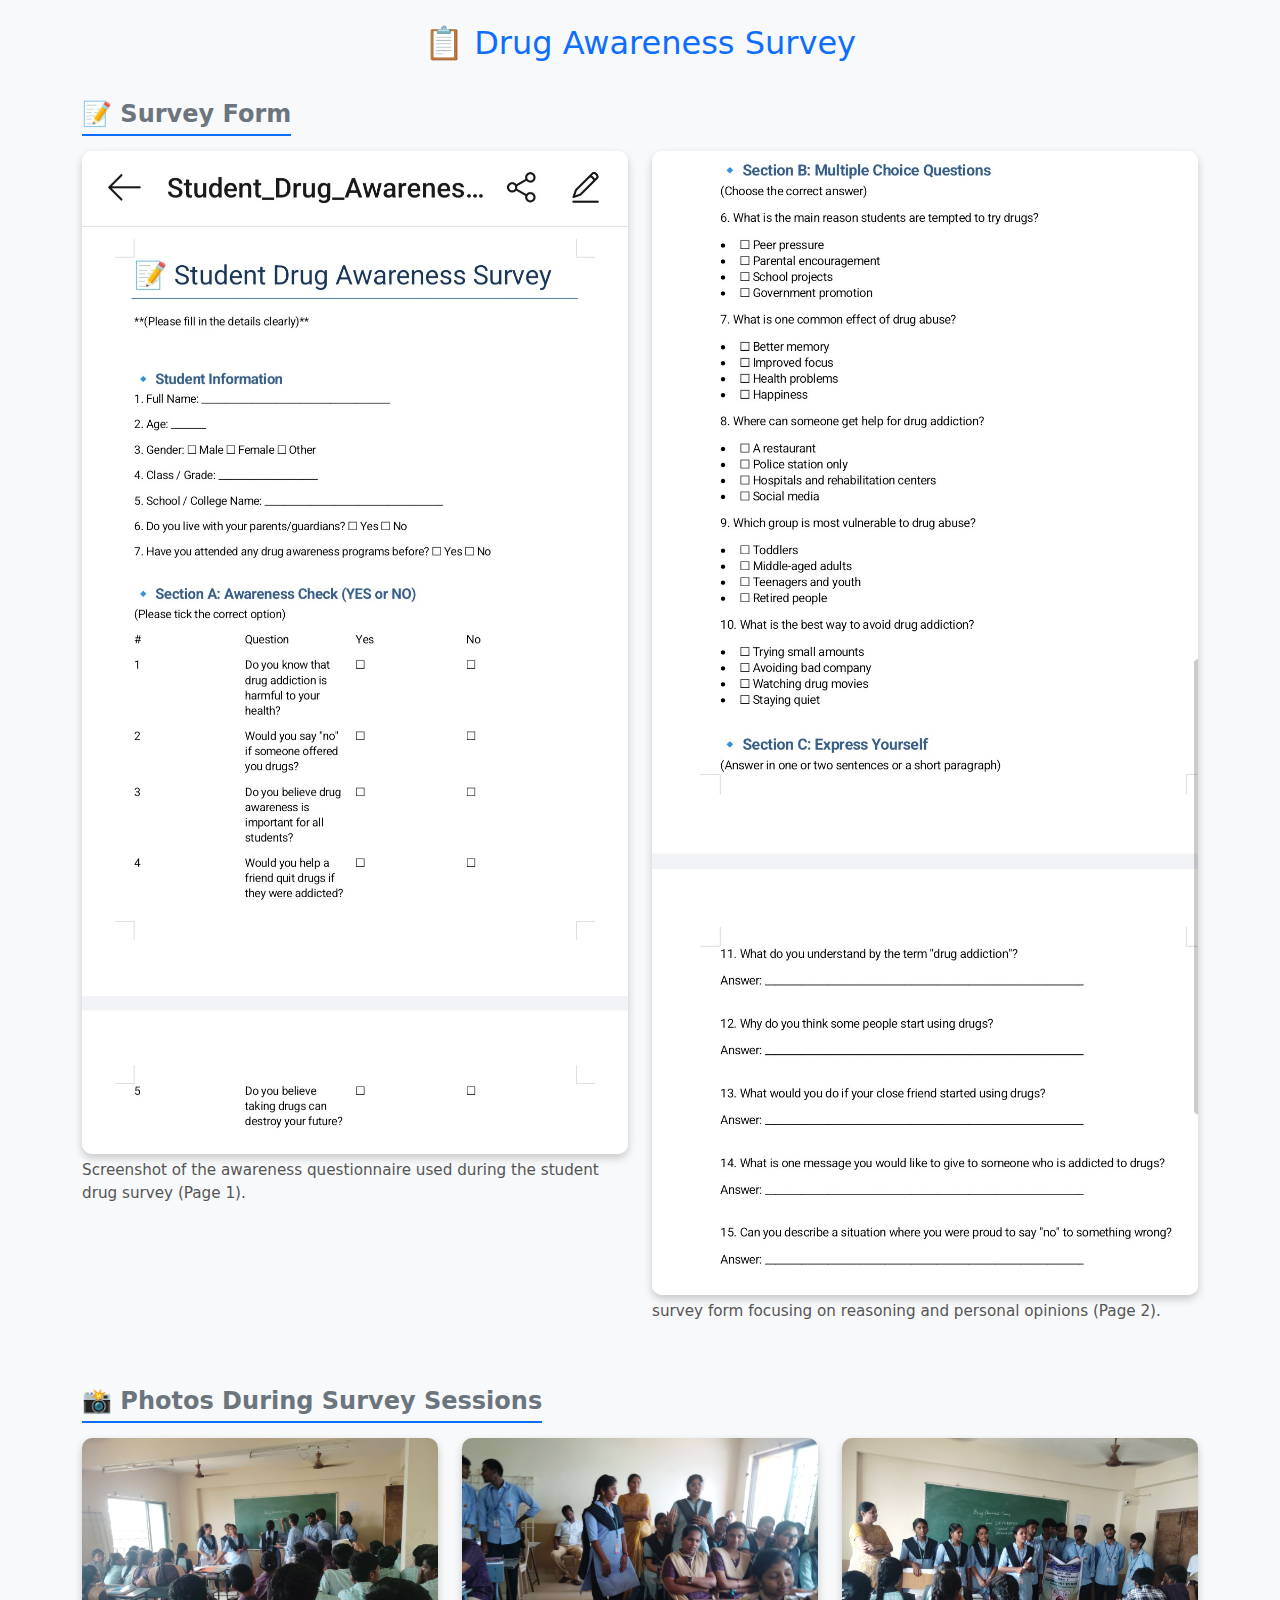
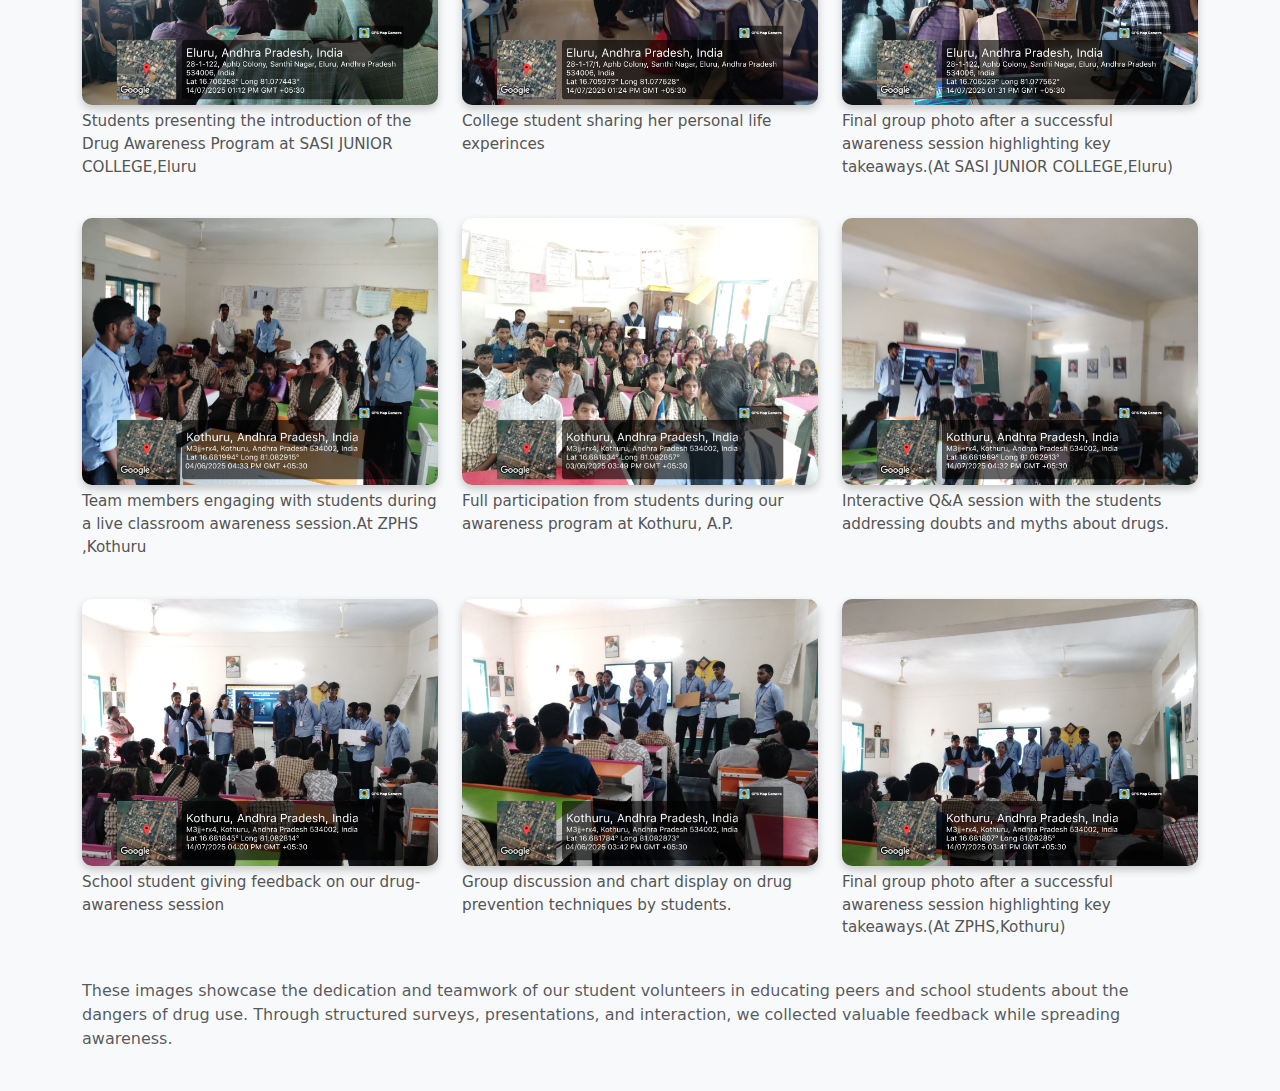
<file: pages/survey/survey.html>
<!DOCTYPE html>
<html lang="en">
<head>
  <meta charset="UTF-8">
  <title>Survey - Drug Awareness Project</title>
  <meta name="viewport" content="width=device-width, initial-scale=1.0">
  <link href="https://cdn.jsdelivr.net/npm/bootstrap@5.3.3/dist/css/bootstrap.min.css" rel="stylesheet">
  <style>
    .gallery-img {
      width: 100%;
      height: auto;
      border-radius: 10px;
      box-shadow: 0 4px 8px rgba(0,0,0,0.2);
      transition: transform 0.3s;
    }
    .gallery-img:hover {
      transform: scale(1.03);
    }
    .section-title {
      font-weight: bold;
      margin-top: 30px;
      margin-bottom: 15px;
      border-bottom: 2px solid #0d6efd;
      display: inline-block;
      padding-bottom: 5px;
    }
    .caption {
      font-size: 0.95rem;
      color: #555;
      margin-top: 5px;
    }
  </style>
</head>
<body class="bg-light">

  <div class="container py-4">
    <h2 class="text-center text-primary">📋 Drug Awareness Survey</h2>

    <!-- Survey Form Images -->
    <h4 class="section-title text-secondary">📝 Survey Form</h4>
    <div class="row g-4">
      <div class="col-md-6">
        <img src="../photos/f1.jpg" alt="Survey Form Page 1" class="gallery-img">
        <p class="caption">Screenshot of the awareness questionnaire used during the student drug survey (Page 1).</p>
      </div>
      <div class="col-md-6">
        <img src="../photos/f2.jpg" alt="Survey Form Page 2" class="gallery-img">
        <p class="caption">survey form focusing on reasoning and personal opinions (Page 2).</p>
      </div>
    </div>

    <!-- Photos Taken During Survey -->
    <h4 class="section-title text-secondary mt-5">📸 Photos During Survey Sessions</h4>
    <div class="row g-4">
      <div class="col-md-4 col-sm-6">
        <img src="../photos/old/intro.jpg" alt="Survey Activity 1" class="gallery-img">
        <p class="caption">Students presenting the introduction of the Drug Awareness Program at SASI JUNIOR COLLEGE,Eluru</p>
      </div>
      <div class="col-md-4 col-sm-6">
        <img src="../photos/CLGSTUSHARE.jpg" alt="Survey Activity 6" class="gallery-img">
        <p class="caption">College student sharing her personal life experinces</p>
      </div>
      <div class="col-md-4 col-sm-6">
        <img src="../photos/FINAL.jpg" alt="Survey Activity 6" class="gallery-img">
        <p class="caption">Final group photo after a successful awareness session highlighting key takeaways.(At SASI JUNIOR COLLEGE,Eluru)</p>
      </div>
      <div class="col-md-4 col-sm-6">
        <img src="../photos/si1.jpg" alt="Survey Activity 2" class="gallery-img">
        <p class="caption">Team members engaging with students during a live classroom awareness session.At ZPHS ,Kothuru</p>
      </div>
      <div class="col-md-4 col-sm-6">
        <img src="../photos/si2.jpg" alt="Survey Activity 3" class="gallery-img">
        <p class="caption">Full participation from students during our awareness program at Kothuru, A.P.</p>
      </div>
      <div class="col-md-4 col-sm-6">
        <img src="../photos/old/studentint.jpg" alt="Survey Activity 4" class="gallery-img">
        <p class="caption">Interactive Q&A session with the students addressing doubts and myths about drugs.</p>
      </div>
      <div class="col-md-4 col-sm-6">
        <img src="../photos/SCLSTUSHARE.jpg" alt="Survey Activity 6" class="gallery-img">
        <p class="caption">School student giving feedback on our drug-awareness session</p>
      </div>
      <div class="col-md-4 col-sm-6">
        <img src="../photos/se3.jpg" alt="Survey Activity 5" class="gallery-img">
        <p class="caption">Group discussion and chart display on drug prevention techniques by students.</p>
      </div>
      <div class="col-md-4 col-sm-6">
        <img src="../photos/SCLFINAL.jpg" alt="Survey Activity 6" class="gallery-img">
        <p class="caption">Final group photo after a successful awareness session highlighting key takeaways.(At ZPHS,Kothuru)</p>
      </div>
    </div>
    <p class="mt-4 text-muted">
      These images showcase the dedication and teamwork of our student volunteers in educating peers and school students about the dangers of drug use. Through structured surveys, presentations, and interaction, we collected valuable feedback while spreading awareness.
    </p>
  </div>

  <script src="https://cdn.jsdelivr.net/npm/bootstrap@5.3.3/dist/js/bootstrap.bundle.min.js"></script>
</body>
</html>
</file>
<file: pages/home/home.css>
body{
    background-image: url('../photos/say-no-to-drug.jpg');
    background-repeat: no-repeat;
    background-size: cover;
    background-attachment: fixed;
    background-position: center;
    height: 100vh;
    color: rgb(255, 255, 255);
}
#home-nav-sec{
    display: flex;
    align-items: center;
    position: sticky;
    gap: 20px;
    top: 0;
    background-color: rgba(0, 0, 0, 0.5);
    padding: 20px 20px;
    z-index: 1000;
    box-shadow: 0 2px 5px rgba(0, 0, 0, 0.3);
}
#home-nav-left{
    color: rgb(255, 255, 255);
    position: absolute;
    left: 20px;
    font-size: 20px;
    font-weight: 600;
}
#home-nav-right{
    color: rgb(255, 255, 255);
    position: absolute;
    right: 20px;
    font-size: 20px;
    font-weight: 600;
}
</file>
